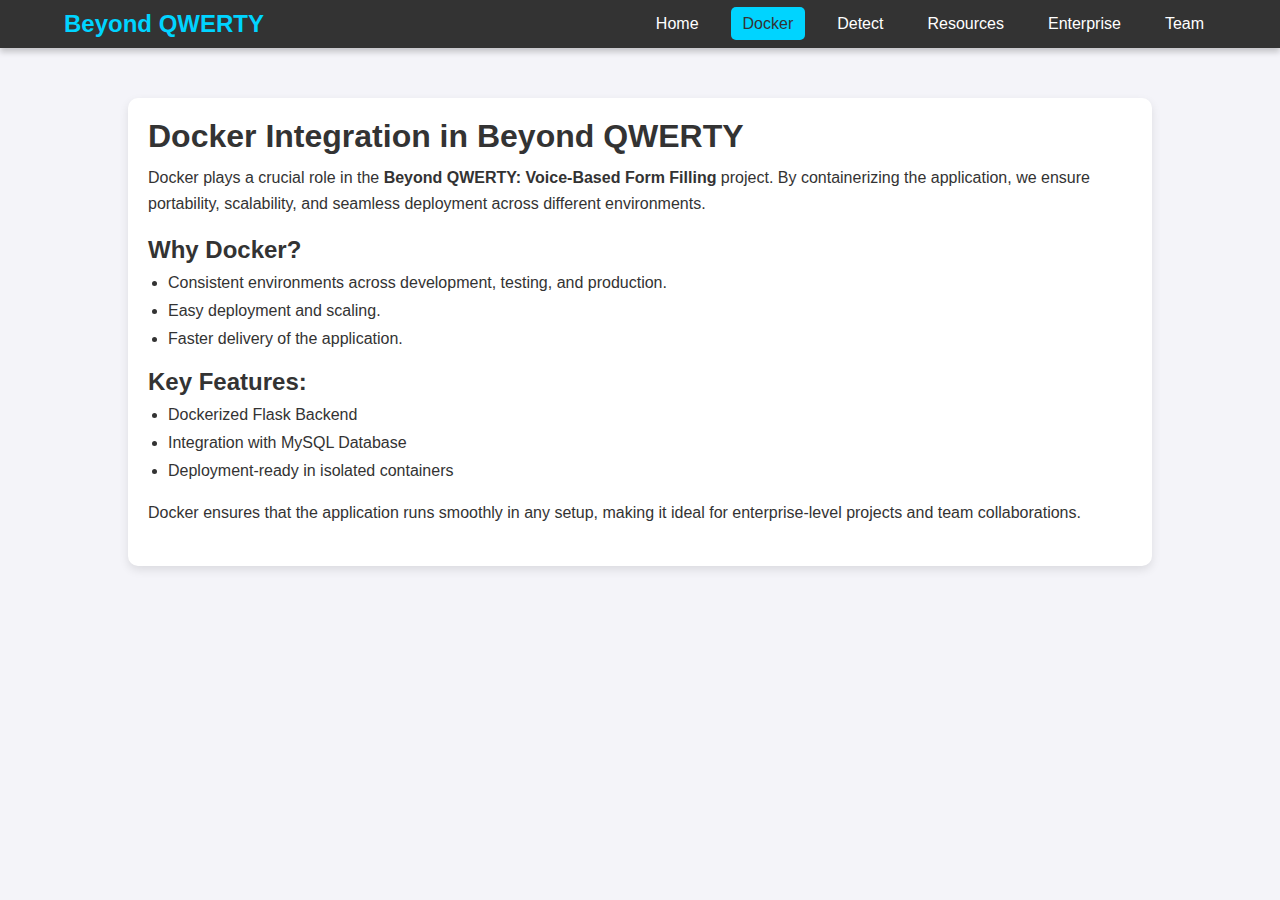
<file: templates/Docker.html>
<!DOCTYPE html>
<html lang="en">
<head>
    <meta charset="UTF-8">
    <meta name="viewport" content="width=device-width, initial-scale=1.0">
    <title>Docker | Beyond QWERTY</title>
    <!-- CSS for the Page -->
    <style>
        /* General Reset */
        * {
            margin: 0;
            padding: 0;
            box-sizing: border-box;
            font-family: Arial, sans-serif;
        }

        body {
            background-color: #f4f4f9;
            color: #333;
        }

        /* Navbar Styles */
        header {
            background: #333;
            padding: 10px 0;
            box-shadow: 0px 4px 6px rgba(0, 0, 0, 0.2);
        }

        .navbar {
            display: flex;
            justify-content: space-between;
            align-items: center;
            width: 90%;
            margin: auto;
        }

        .logo {
            display: flex;
            align-items: center;
            color: #00d4ff;
            font-size: 1.5rem;
            font-weight: bold;
        }

        .nav-links {
            list-style: none;
            display: flex;
        }

        .nav-links li {
            margin-left: 20px;
        }

        .nav-links a {
            text-decoration: none;
            color: white;
            font-size: 1rem;
            padding: 8px 12px;
            transition: all 0.3s ease-in-out;
            border-radius: 5px;
        }

        .nav-links a:hover,
        .nav-links a.active {
            background-color: #00d4ff;
            color: #333;
        }

        /* Content Section */
        .content {
            width: 80%;
            margin: 50px auto;
            padding: 20px;
            background: white;
            border-radius: 10px;
            box-shadow: 0px 4px 10px rgba(0, 0, 0, 0.1);
        }

        .content h1, .content h2 {
            color: #333;
            margin-bottom: 10px;
        }

        .content p {
            line-height: 1.6;
            margin-bottom: 20px;
        }

        .content ul {
            margin-bottom: 20px;
            padding-left: 20px;
        }

        .content li {
            margin-bottom: 10px;
        }

         /* Responsive Design */
@media (max-width: 768px) {
    header {
        padding: 20px;
        text-align: center;
    }
    
    .navbar {
        flex-direction: column;
        align-items: center;
    }

    .logo {
        font-size: 1.5rem;
        margin-bottom: 10px;
    }

    .menus {
        width: 100%;
        margin-top: 10px;
    }

    .nav-links {
        flex-direction: column;
        align-items: center;
        gap: 15px;
        width: 100%;
    }

    .nav-links li {
        width: 100%;
        text-align: center;
    }

    .nav-links a {
        padding: 12px 0;
        width: 100%;
    }
}
    </style>
</head>
<body>
    <!-- Navigation Menu -->
    <header>
        <nav class="navbar">
            <div class="logo">
                Beyond QWERTY
            </div>
            <div class="menus">
                <ul class="nav-links">
                    <li><a href="/homepage">Home</a></li>
                    <li><a href="/templates/Docker.html" class="active">Docker</a></li>
                    <li><a href="/templates/Detect.html">Detect</a></li>
                    <li><a href="/templates/Resources.html">Resources</a></li>
                    <li><a href="/templates/Enterprise.html">Enterprise</a></li>
                    <li><a href="/templates/Team.html">Team</a></li>
                </ul>
            </div>
        </nav>
    </header>

    <!-- Page Content -->
    <main>
        <section class="content">
            <h1>Docker Integration in Beyond QWERTY</h1>
            <p>
                Docker plays a crucial role in the <strong>Beyond QWERTY: Voice-Based Form Filling</strong> project. 
                By containerizing the application, we ensure portability, scalability, and seamless deployment 
                across different environments.
            </p>
            <h2>Why Docker?</h2>
            <ul>
                <li>Consistent environments across development, testing, and production.</li>
                <li>Easy deployment and scaling.</li>
                <li>Faster delivery of the application.</li>
            </ul>
            <h2>Key Features:</h2>
            <ul>
                <li>Dockerized Flask Backend</li>
                <li>Integration with MySQL Database</li>
                <li>Deployment-ready in isolated containers</li>
            </ul>
            <p>
                Docker ensures that the application runs smoothly in any setup, making it ideal for 
                enterprise-level projects and team collaborations.
            </p>
        </section>
    </main>

    <!-- JavaScript for Smooth Scrolling -->
    <script>
      // Simple functionality for the "Try It Out" button
      document.getElementById("demoButton").addEventListener("click", function() {
            alert("Demo functionality will be coming soon! Stay tuned.");
        });
    </script>
</body>
</html>
</file>
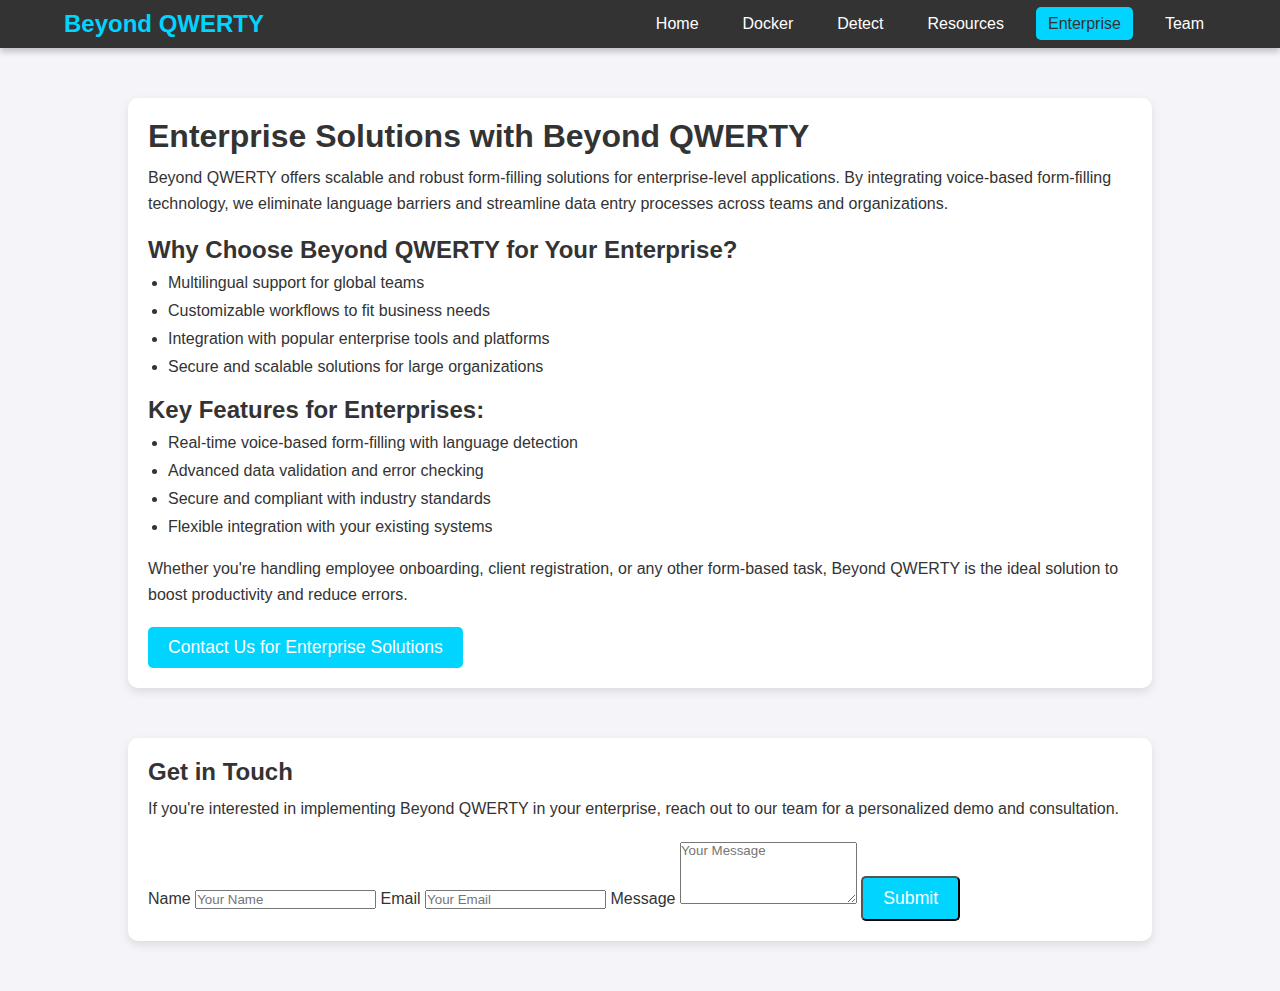
<file: templates/Enterprise.html>
<!DOCTYPE html>
<html lang="en">
<head>
    <meta charset="UTF-8">
    <meta name="viewport" content="width=device-width, initial-scale=1.0">
    <title>Enterprise | Beyond QWERTY</title>
    <!-- CSS for the Page -->
    <style>
        /* General Reset */
        * {
            margin: 0;
            padding: 0;
            box-sizing: border-box;
            font-family: Arial, sans-serif;
        }

        body {
            background-color: #f4f4f9;
            color: #333;
        }

        /* Navbar Styles */
        header {
            background: #333;
            padding: 10px 0;
            box-shadow: 0px 4px 6px rgba(0, 0, 0, 0.2);
        }

        .navbar {
            display: flex;
            justify-content: space-between;
            align-items: center;
            width: 90%;
            margin: auto;
        }

        .logo {
            display: flex;
            align-items: center;
            color: #00d4ff;
            font-size: 1.5rem;
            font-weight: bold;
        }

        .nav-links {
            list-style: none;
            display: flex;
        }

        .nav-links li {
            margin-left: 20px;
        }

        .nav-links a {
            text-decoration: none;
            color: white;
            font-size: 1rem;
            padding: 8px 12px;
            transition: all 0.3s ease-in-out;
            border-radius: 5px;
        }

        .nav-links a:hover,
        .nav-links a.active {
            background-color: #00d4ff;
            color: #333;
        }

        /* Content Section */
        .content {
            width: 80%;
            margin: 50px auto;
            padding: 20px;
            background: white;
            border-radius: 10px;
            box-shadow: 0px 4px 10px rgba(0, 0, 0, 0.1);
        }

        .content h1, .content h2 {
            color: #333;
            margin-bottom: 10px;
        }

        .content p {
            line-height: 1.6;
            margin-bottom: 20px;
        }

        .content ul {
            margin-bottom: 20px;
            padding-left: 20px;
        }

        .content li {
            margin-bottom: 10px;
        }

        .cta-btn {
            display: inline-block;
            background-color: #00d4ff;
            color: #fff;
            font-size: 1.1rem;
            padding: 10px 20px;
            border-radius: 5px;
            text-decoration: none;
            transition: background-color 0.3s ease;
        }

        .cta-btn:hover {
            background-color: #008bb9;
        }

        /* Responsive Design */
@media (max-width: 768px) {
    header {
        padding: 20px;
        text-align: center;
    }
    
    .navbar {
        flex-direction: column;
        align-items: center;
    }

    .logo {
        font-size: 1.5rem;
        margin-bottom: 10px;
    }

    .menus {
        width: 100%;
        margin-top: 10px;
    }

    .nav-links {
        flex-direction: column;
        align-items: center;
        gap: 15px;
        width: 100%;
    }

    .nav-links li {
        width: 100%;
        text-align: center;
    }

    .nav-links a {
        padding: 12px 0;
        width: 100%;
    }
}
    </style>
</head>
<body>
    <!-- Navigation Menu -->
    <header>
        <nav class="navbar">
            <div class="logo">
                Beyond QWERTY
            </div>
            <div class="menus">
                <ul class="nav-links">
                    <li><a href="/homepage">Home</a></li>
                    <li><a href="/templates/Docker.html">Docker</a></li>
                    <li><a href="/templates/Detect.html">Detect</a></li>
                    <li><a href="/templates/Resources.html">Resources</a></li>
                    <li><a href="/templates/Enterprise.html" class="active">Enterprise</a></li>
                    <li><a href="/templates/Team.html">Team</a></li>
                </ul>
            </div>
        </nav>
    </header>

    <!-- Page Content -->
    <main>
        <section class="content">
            <h1>Enterprise Solutions with Beyond QWERTY</h1>
            <p>
                Beyond QWERTY offers scalable and robust form-filling solutions for enterprise-level applications.
                By integrating voice-based form-filling technology, we eliminate language barriers and streamline
                data entry processes across teams and organizations.
            </p>

            <h2>Why Choose Beyond QWERTY for Your Enterprise?</h2>
            <ul>
                <li>Multilingual support for global teams</li>
                <li>Customizable workflows to fit business needs</li>
                <li>Integration with popular enterprise tools and platforms</li>
                <li>Secure and scalable solutions for large organizations</li>
            </ul>

            <h2>Key Features for Enterprises:</h2>
            <ul>
                <li>Real-time voice-based form-filling with language detection</li>
                <li>Advanced data validation and error checking</li>
                <li>Secure and compliant with industry standards</li>
                <li>Flexible integration with your existing systems</li>
            </ul>

            <p>
                Whether you're handling employee onboarding, client registration, or any other form-based task, 
                Beyond QWERTY is the ideal solution to boost productivity and reduce errors.
            </p>

            <a href="#contact" class="cta-btn">Contact Us for Enterprise Solutions</a>
        </section>

        <section id="contact" class="content">
            <h2>Get in Touch</h2>
            <p>If you're interested in implementing Beyond QWERTY in your enterprise, reach out to our team for a personalized demo and consultation.</p>
            <form>
                <label for="name">Name</label>
                <input type="text" id="name" name="name" placeholder="Your Name" required>

                <label for="email">Email</label>
                <input type="email" id="email" name="email" placeholder="Your Email" required>

                <label for="message">Message</label>
                <textarea id="message" name="message" rows="4" placeholder="Your Message" required></textarea>

                <button type="submit" class="cta-btn">Submit</button>
            </form>
        </section>
    </main>

    <!-- JavaScript for Form Handling -->
    <script>
        document.addEventListener("DOMContentLoaded", function () {
            const form = document.querySelector("form");
            form.addEventListener("submit", function (e) {
                e.preventDefault();

                const name = document.querySelector("#name").value;
                const email = document.querySelector("#email").value;
                const message = document.querySelector("#message").value;

                if (name && email && message) {
                    alert("Thank you for reaching out. We will get back to you soon!");
                    form.reset();
                } else {
                    alert("Please fill out all fields.");
                }
            });
        });
    </script>
</body>
</html>
</file>
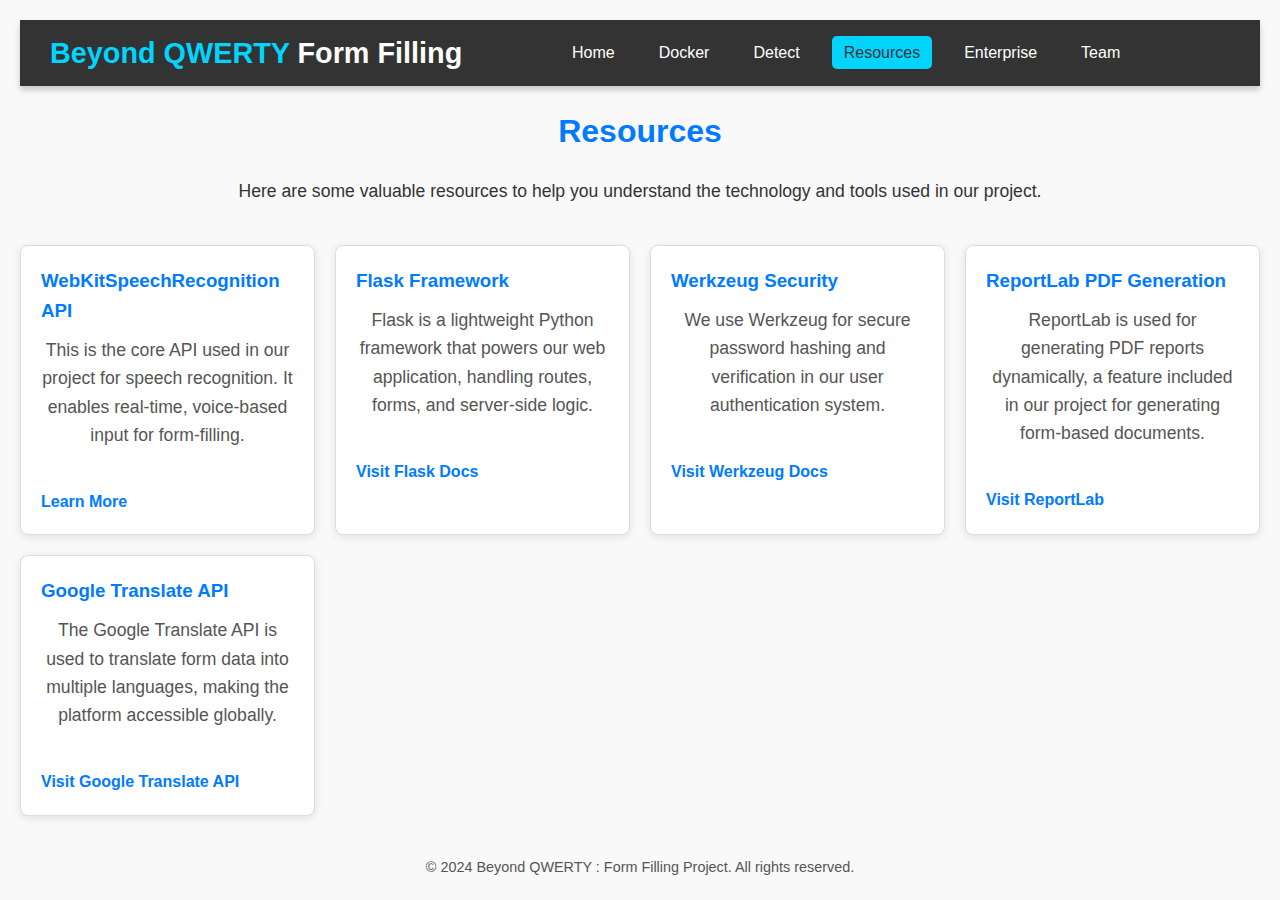
<file: templates/Resources.html>
<!DOCTYPE html>
<html lang="en">
<head>
    <meta charset="UTF-8">
    <meta http-equiv="X-UA-Compatible" content="IE=edge">
    <meta name="viewport" content="width=device-width, initial-scale=1.0">
    <title>Resources - Beyond QWERTY : Form Filling</title>
    <style>
        /* General Reset */
        * {
            margin: 0;
            padding: 0;
            box-sizing: border-box;
            font-family: Arial, sans-serif;
        }

        /* Body Styling */
        body {
            background-color: #f9f9f9;
            color: #333;
            line-height: 1.6;
            padding: 20px;
        }

        /* Header Styles */
        .header {
            display: flex;
            justify-content: space-between;
            align-items: center;
            background-color: #333;
            padding: 10px 30px;
            color: #fff;
            box-shadow: 0px 4px 6px rgba(0, 0, 0, 0.2);
        }

        .logo {
            font-size: 1.8rem;
            font-weight: bold;
            color: #00d4ff;
        }

        .logo span {
            color: #fff;
        }

        .menus {
            flex: 1;
            display: flex;
            justify-content: center;
        }

        .nav-links {
            list-style: none;
            display: flex;
            gap: 20px;
        }

        .nav-links li {
            position: relative;
        }

        .nav-links a {
            text-decoration: none;
            color: #fff;
            font-size: 1rem;
            padding: 8px 12px;
            border-radius: 5px;
            transition: background 0.3s ease, color 0.3s ease;
        }

        .nav-links a:hover,
        .nav-links .active {
            background-color: #00d4ff;
            color: #333;
        }

        /* Main Section */
        main {
            margin-top: 20px;
        }

        #resources h1 {
            text-align: center;
            margin-bottom: 20px;
            color: #007bff;
        }

        #resources p {
            text-align: center;
            margin-bottom: 40px;
            font-size: 1.1em;
        }

        /* Resources List */
        .resources-list {
            display: grid;
            grid-template-columns: repeat(auto-fit, minmax(250px, 1fr));
            gap: 20px;
            margin-top: 20px;
        }

        .resource-item {
            background-color: #fff;
            border: 1px solid #ddd;
            border-radius: 8px;
            padding: 20px;
            box-shadow: 0 2px 8px rgba(0, 0, 0, 0.1);
            transition: transform 0.3s;
        }

        .resource-item h3 {
            color: #007bff;
            margin-bottom: 10px;
        }

        .resource-item p {
            color: #555;
            font-size: 1em;
            margin-bottom: 10px;
        }

        .resource-item a {
            color: #007bff;
            text-decoration: none;
            font-weight: bold;
        }

        /* Hover Effect for Resource Items */
        .resource-item:hover {
            transform: translateY(-10px);
        }

        /* Footer Styling */
        footer {
            text-align: center;
            margin-top: 40px;
            color: #555;
            font-size: 0.9em;
        }

        /* Responsive Design */
        @media (max-width: 768px) {
            .header {
                flex-direction: column;
                text-align: center;
                padding: 20px;
            }

            .menus {
                margin: 10px 0;
            }

            .nav-links {
                flex-direction: column;
                gap: 10px;
            }

            .resources {
                padding: 20px;
            }

            
        }
    </style>
</head>
<body>

    <header class="header">
        <div class="logo">
            Beyond QWERTY <span>Form Filling</span>
        </div>
        <nav class="menus">
            <ul class="nav-links">
                <li><a href="/homepage">Home</a></li>
                <li><a href="/templates/Docker.html">Docker</a></li>
                <li><a href="/templates/Detect.html">Detect</a></li>
                <li><a href="/templates/Resources.html" class="active">Resources</a></li>
                <li><a href="/templates/Enterprise.html">Enterprise</a></li>
                <li><a href="/templates/Team.html">Team</a></li>
            </ul>
        </nav>
    </header>

    <main>
        <section id="resources">
            <h1>Resources</h1>
            <p>Here are some valuable resources to help you understand the technology and tools used in our project.</p>

            <div class="resources-list">
                <div class="resource-item">
                    <h3>WebKitSpeechRecognition API</h3>
                    <p>This is the core API used in our project for speech recognition. It enables real-time, voice-based input for form-filling.</p>
                    <a href="https://developer.mozilla.org/en-US/docs/Web/API/Web_Speech_API" target="_blank">Learn More</a>
                </div>

                <div class="resource-item">
                    <h3>Flask Framework</h3>
                    <p>Flask is a lightweight Python framework that powers our web application, handling routes, forms, and server-side logic.</p>
                    <a href="https://flask.palletsprojects.com/" target="_blank">Visit Flask Docs</a>
                </div>

                <div class="resource-item">
                    <h3>Werkzeug Security</h3>
                    <p>We use Werkzeug for secure password hashing and verification in our user authentication system.</p>
                    <a href="https://werkzeug.palletsprojects.com/" target="_blank">Visit Werkzeug Docs</a>
                </div>

                <div class="resource-item">
                    <h3>ReportLab PDF Generation</h3>
                    <p>ReportLab is used for generating PDF reports dynamically, a feature included in our project for generating form-based documents.</p>
                    <a href="https://www.reportlab.com/opensource/reportlab/" target="_blank">Visit ReportLab</a>
                </div>

                <div class="resource-item">
                    <h3>Google Translate API</h3>
                    <p>The Google Translate API is used to translate form data into multiple languages, making the platform accessible globally.</p>
                    <a href="https://cloud.google.com/translate" target="_blank">Visit Google Translate API</a>
                </div>
            </div>
        </section>
    </main>

    <footer>
        <p>&copy; 2024 Beyond QWERTY : Form Filling Project. All rights reserved.</p>
    </footer>
</body>
</html>
</file>
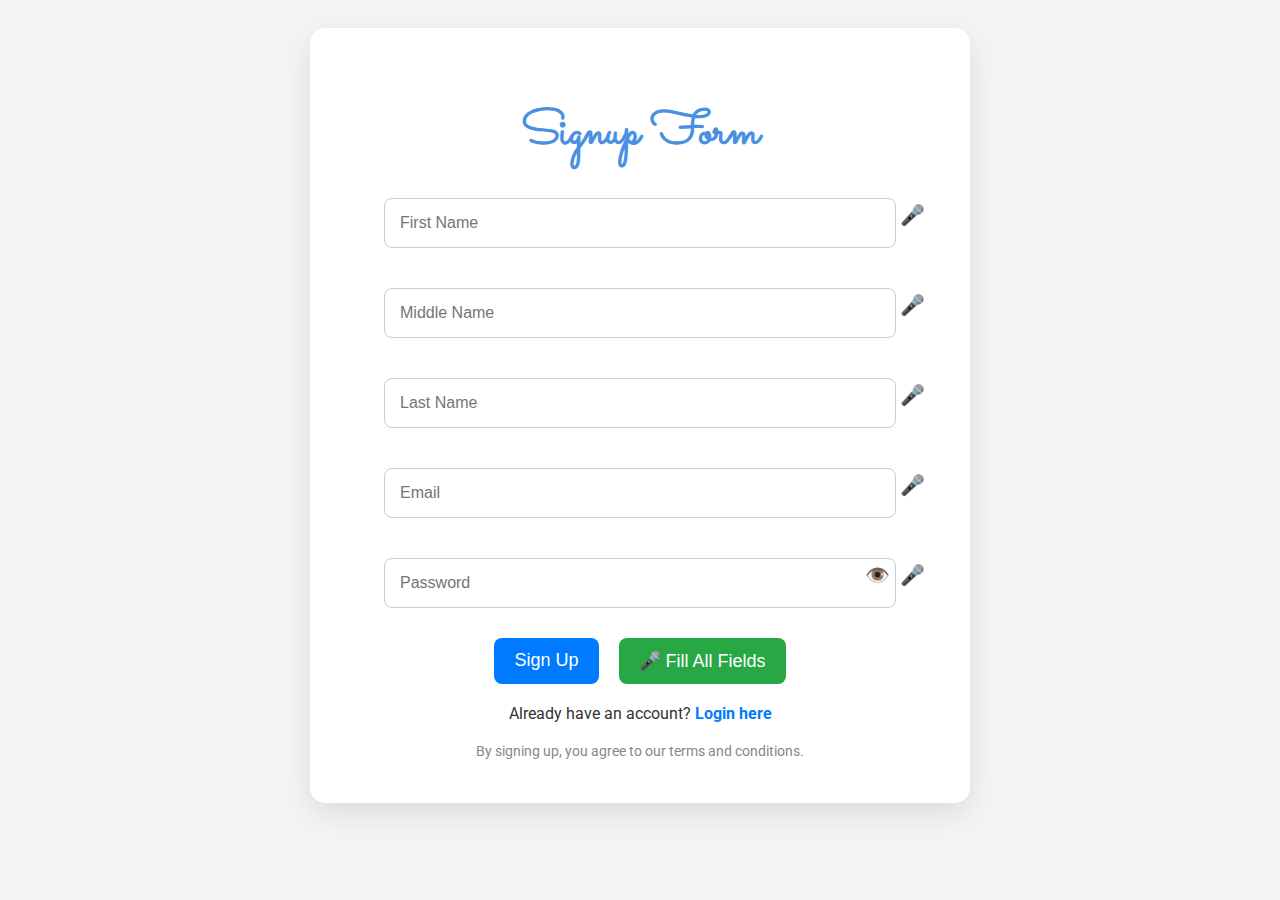
<file: templates/signup-btn.html>
<!DOCTYPE html>
<html lang="en">
<head>
    <meta charset="UTF-8">
    <meta name="viewport" content="width=device-width, initial-scale=1.0">
    <title>Voice-Based Signup Page</title>
    <link href="https://fonts.googleapis.com/css2?family=Roboto:wght@400;500&family=Sacramento&display=swap" rel="stylesheet">
    <style>
        /* Styling remains unchanged */
        body {
            font-family: 'Roboto', sans-serif;
            background-color: #f3f4f6;
            color: #333;
            text-align: center;
            padding: 20px;
        }
        .container {
            max-width: 600px;
            margin: auto;
            background-color: #fff;
            padding: 30px;
            border-radius: 15px;
            box-shadow: 0 10px 30px rgba(0, 0, 0, 0.1);
        }
        h2 {
            font-family: 'Sacramento', cursive;
            color: #4a90e2;
            font-size: 3em;
            margin-bottom: 20px;
        }
        input[type="text"], input[type="email"], input[type="password"] {
            width: 80%;
            padding: 15px;
            margin: 10px 0;
            border: 1px solid #ccc;
            border-radius: 8px;
            font-size: 16px;
            position: relative;
        }
        .input-container {
            position: relative;
            width: 100%;
        }
        .mic-icon, .eye-icon {
            position: absolute;
            right: 15px;
            top: 15px;
            font-size: 20px;
            cursor: pointer;
            color: #007bff;
        }
        .eye-icon {
            right: 50px;
        }
        .button-container {
            display: flex;
            justify-content: center;
            margin-top: 20px;
        }
        button {
            background-color: #4CAF50;
            color: white;
            padding: 12px 20px;
            border: none;
            border-radius: 8px;
            font-size: 18px;
            cursor: pointer;
            margin: 0 10px;
            transition: background-color 0.3s;
        }
        button:hover {
            background-color: #45a049;
        }
        .signup-button {
            background-color: #007bff;
        }
        .signup-button:hover {
            background-color: #0056b3;
        }
        .voice-button {
            background-color: #28a745;
        }
        .voice-button:hover {
            background-color: #218838;
        }
        .form-container {
            margin-bottom: 20px;
        }
        .footer {
            margin-top: 20px;
            font-size: 14px;
            color: #888;
        }
        .login-link {
            margin-top: 20px;
            font-size: 16px;
        }
        .login-link a {
            color: #007bff;
            text-decoration: none;
            font-weight: bold;
        }
        .login-link a:hover {
            text-decoration: underline;
        }
    </style>
</head>
<body>
    <div class="container">
        <h2>Signup Form</h2>
        <form id="signupForm" action='/submit_signup' method='POST'>
            <div class="form-container">
                <div class="input-container">
                    <input type="text" id="firstName" name="firstName" placeholder="First Name" required>
                    <span class="mic-icon" onclick="startVoiceInput('firstName')">🎤</span>
                </div>
            </div>
            <div class="form-container">
                <div class="input-container">
                    <input type="text" id="middleName" name="middleName" placeholder="Middle Name">
                    <span class="mic-icon" onclick="startVoiceInput('middleName')">🎤</span>
                </div>
            </div>
            <div class="form-container">
                <div class="input-container">
                    <input type="text" id="lastName" name="lastName" placeholder="Last Name" required>
                    <span class="mic-icon" onclick="startVoiceInput('lastName')">🎤</span>
                </div>
            </div>
            <div class="form-container">
                <div class="input-container">
                    <input type="email" id="email" name="email" placeholder="Email" required>
                    <span class="mic-icon" onclick="startVoiceInput('email')">🎤</span>
                </div>
            </div>
            <div class="form-container">
                <div class="input-container">
                    <input type="password" id="password" name="password" placeholder="Password" required>
                    <span class="eye-icon" onclick="togglePasswordVisibility()">👁️</span>
                    <span class="mic-icon" onclick="startVoiceInput('password')">🎤</span>
                </div>
            </div>
            <div class="button-container">
                <button type="submit" class="signup-button">Sign Up</button>
                <button type="button" class="voice-button" onclick="startVoiceInput('all')">🎤 Fill All Fields</button>
            </div>
        </form>
        <div class="login-link">
            <p>Already have an account? <a href="/login">Login here</a></p>
        </div>
        <div class="footer">
            <p>By signing up, you agree to our terms and conditions.</p>
        </div>
    </div>
    <script>
        function startVoiceInput(field) {
            if (!('webkitSpeechRecognition' in window)) {
                alert("Sorry, your browser does not support voice recognition.");
                return;
            }
            const recognition = new webkitSpeechRecognition();
            recognition.continuous = false;
            recognition.interimResults = false;
            recognition.lang = 'en-US';
            recognition.start();
            recognition.onresult = function(event) {
                let result = event.results[0][0].transcript.trim();

                // Process first name: remove spaces and convert to lowercase with only the first letter capitalized
                if (field === 'firstName' || field === 'lastName' || field === 'middleName') {
                    result = result.replace(/\s+/g, ''); // Remove spaces
                    // Capitalize only the first letter of the first name and make the rest lowercase
                    if (field === 'firstName') {
                        result = result.charAt(0).toUpperCase() + result.slice(1).toLowerCase();
                    }
                } 
                // Process email: replace 'at' with '@', 'dot' with '.', remove spaces, and make lowercase
                else if (field === 'email') {
                    result = result.replace(/at/g, '@')
                                .replace(/dot/g, '.')
                                .replace(/ther/g, '') // Remove unwanted 'ther'
                                .replace(/\s+/g, '')
                                .toLowerCase();
                    // Remove any duplicated '@' and ensure only one '@' appears
                    let atIndex = result.indexOf('@');
                    if (atIndex !== -1) {
                        result = result.substring(0, atIndex + 1) + result.substring(atIndex + 1).replace(/@+/g, '');
                    }
                }

                document.getElementById(field).value = result;
            };
            recognition.onerror = function(event) {
                console.error("Error occurred: " + event.error);
            };
        }

        

    function togglePasswordVisibility() {
        const passwordField = document.getElementById("password");
        const currentType = passwordField.type;
        passwordField.type = currentType === "password" ? "text" : "password";
    }
    </script>
</body>
</html>
</file>
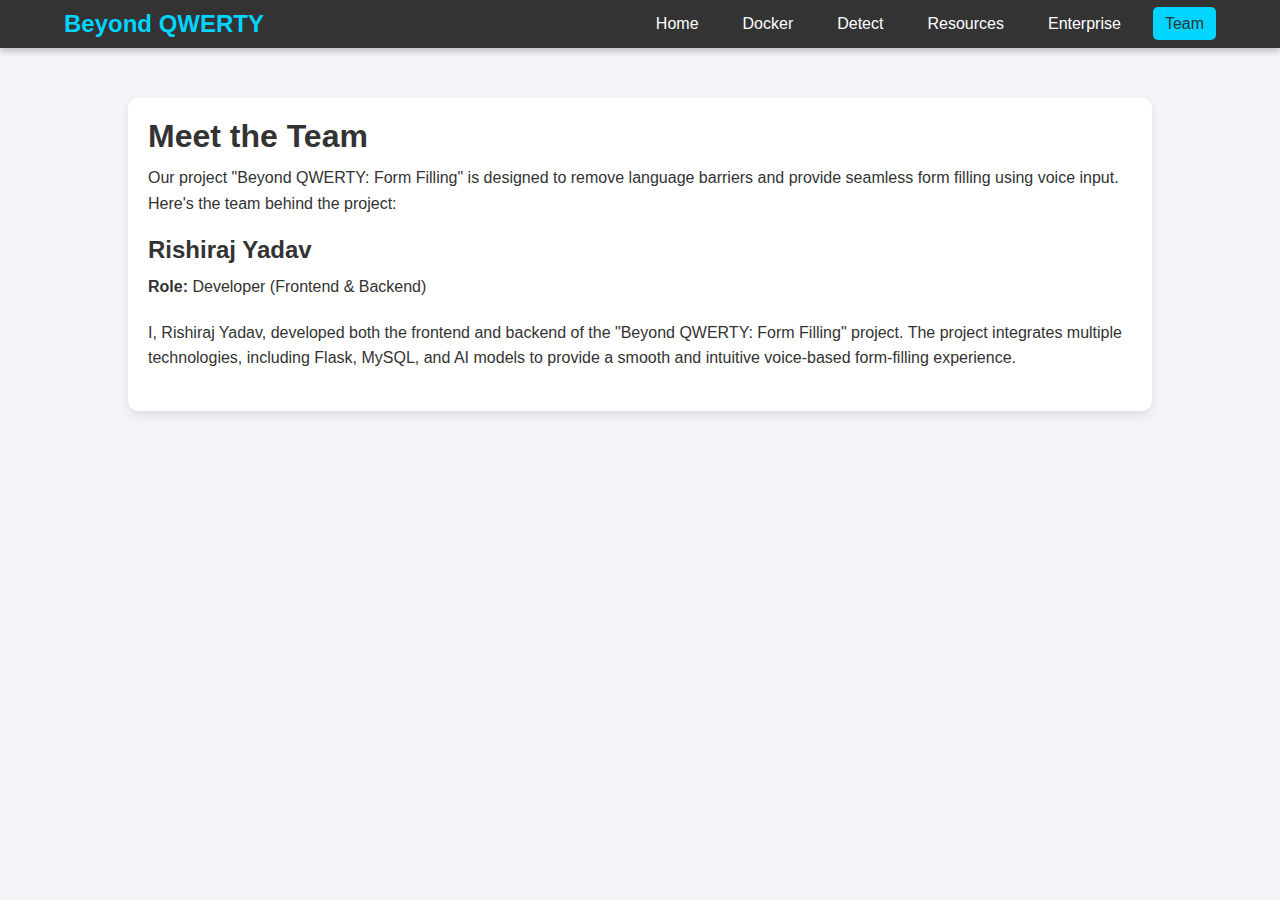
<file: templates/Team.html>
<!DOCTYPE html>
<html lang="en">
<head>
    <meta charset="UTF-8">
    <meta name="viewport" content="width=device-width, initial-scale=1.0">
    <title>Team | Beyond QWERTY</title>
    <style>
        /* General Reset */
        * {
            margin: 0;
            padding: 0;
            box-sizing: border-box;
            font-family: Arial, sans-serif;
        }

        body {
            background-color: #f4f4f9;
            color: #333;
        }

        /* Navbar Styles */
        header {
            background: #333;
            padding: 10px 0;
            box-shadow: 0px 4px 6px rgba(0, 0, 0, 0.2);
        }

        .navbar {
            display: flex;
            justify-content: space-between;
            align-items: center;
            width: 90%;
            margin: auto;
        }

        .logo {
            display: flex;
            align-items: center;
            color: #00d4ff;
            font-size: 1.5rem;
            font-weight: bold;
        }

        .logo img {
            width: 40px;
            height: 40px;
            margin-right: 10px;
            border-radius: 50%;
        }

        .nav-links {
            list-style: none;
            display: flex;
        }

        .nav-links li {
            margin-left: 20px;
        }

        .nav-links a {
            text-decoration: none;
            color: white;
            font-size: 1rem;
            padding: 8px 12px;
            transition: all 0.3s ease-in-out;
            border-radius: 5px;
        }

        .nav-links a:hover,
        .nav-links a.active {
            background-color: #00d4ff;
            color: #333;
        }

        /* Content Section */
        .content {
            width: 80%;
            margin: 50px auto;
            padding: 20px;
            background: white;
            border-radius: 10px;
            box-shadow: 0px 4px 10px rgba(0, 0, 0, 0.1);
        }

        .content h1, .content h2 {
            color: #333;
            margin-bottom: 10px;
        }

        .content p {
            line-height: 1.6;
            margin-bottom: 20px;
        }

        .content ul {
            margin-bottom: 20px;
            padding-left: 20px;
        }

        .content li {
            margin-bottom: 10px;
        }

        .content img {
            width: 100%;
            max-height: 300px;
            object-fit: cover;
            margin: 20px 0;
            border-radius: 10px;
        }
         /* Responsive Design */
@media (max-width: 768px) {
    header {
        padding: 20px;
        text-align: center;
    }
    
    .navbar {
        flex-direction: column;
        align-items: center;
    }

    .logo {
        font-size: 1.5rem;
        margin-bottom: 10px;
    }

    .menus {
        width: 100%;
        margin-top: 10px;
    }

    .nav-links {
        flex-direction: column;
        align-items: center;
        gap: 15px;
        width: 100%;
    }

    .nav-links li {
        width: 100%;
        text-align: center;
    }

    .nav-links a {
        padding: 12px 0;
        width: 100%;
    }
}
    </style>
</head>
<body>
    <!-- Navigation Menu -->
    <header>
        <nav class="navbar">
            <div class="logo">
                Beyond QWERTY
            </div>
            <div class="menus">
                <ul class="nav-links">
                    <li><a href="/homepage">Home</a></li>
                    <li><a href="/templates/Docker.html">Docker</a></li>
                    <li><a href="/templates/Detect.html">Detect</a></li>
                    <li><a href="/templates/Resources.html">Resources</a></li>
                    <li><a href="/templates/Enterprise.html">Enterprise</a></li>
                    <li><a href="/templates/Team.html" class="active">Team</a></li>
                </ul>
            </div>
        </nav>
    </header>

    <!-- Page Content -->
    <main>
        <section class="content">
            <h1>Meet the Team</h1>
            <p>Our project "Beyond QWERTY: Form Filling" is designed to remove language barriers and provide seamless form filling using voice input. Here's the team behind the project:</p>

            <h2>Rishiraj Yadav</h2>
            <p><strong>Role:</strong> Developer (Frontend & Backend)</p>
            <p>I, Rishiraj Yadav, developed both the frontend and backend of the "Beyond QWERTY: Form Filling" project. The project integrates multiple technologies, including Flask, MySQL, and AI models to provide a smooth and intuitive voice-based form-filling experience.</p>
        </section>
    </main>

    <script>
        // Simple functionality for the "Try It Out" button
      document.getElementById("demoButton").addEventListener("click", function() {
            alert("Demo functionality will be coming soon! Stay tuned.");
        });
        
    </script>
</body>
</html>
</file>
